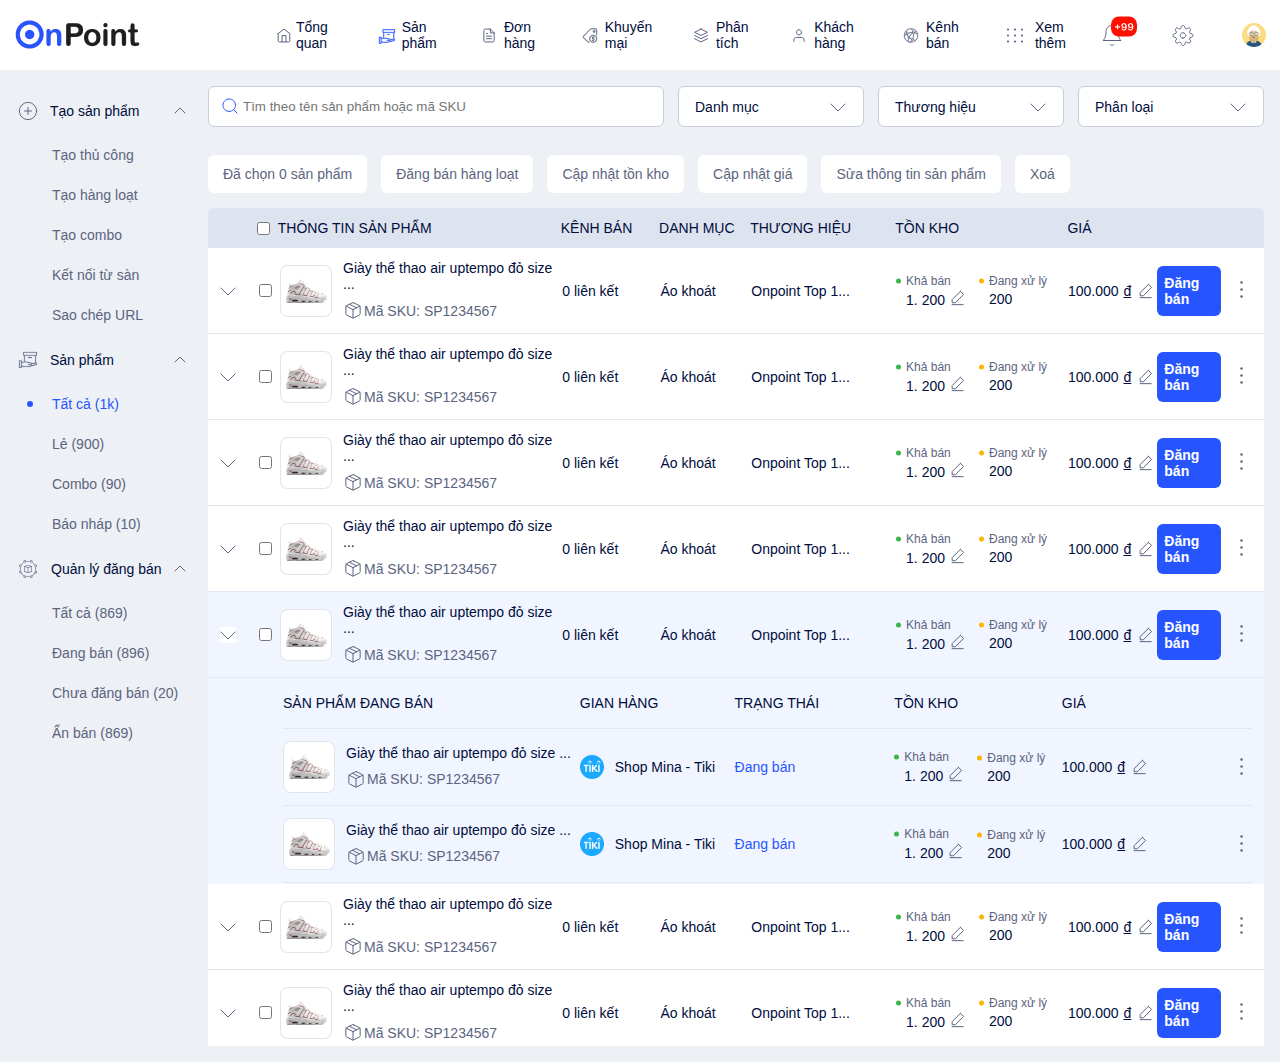
<file: index.html>
<!DOCTYPE html>
<html lang="vn">
  <head>
    <meta charset="UTF-8" />
    <meta http-equiv="X-UA-Compatible" content="IE=edge" />
    <meta name="viewport" content="width=device-width, initial-scale=1.0" />
    <title>Flex</title>
    <link rel="stylesheet" href="styles.css" />
    <script src="./scipt.js" async></script>
  </head>
  <body>
    <div class="overlay hidden"></div>
    <header>
      <a><img src="./img/logo.png" alt="logo" class="nav-logo" /></a>
      <nav class="navbar">
        <div class="nav-items">
          <a class="nav-item"><img src="./img/overView.svg" />Tổng quan</a>

          <a class="nav-item"><img src="./img/products.svg" />Sản phẩm</a>

          <a class="nav-item"><img src="./img/orders.svg" />Đơn hàng</a>

          <a class="nav-item"><img src="./img/sales.svg" />Khuyến mại</a>

          <a class="nav-item"><img src="./img/layers.svg" />Phân tích</a>

          <a class="nav-item"><img src="./img/user.svg" />Khách hàng</a>

          <a class="nav-item"><img src="./img/chanels.svg" />Kênh bán</a>

          <a class="nav-item"><img src="./img/more.svg" />Xem thêm</a>
        </div>
        <ul class="nav-items">
          <a class="nav-item"><img src="./img/noti.svg" /></a>
          <a class="nav-item"><img src="./img/settings.svg" /></a>
          <a class="nav-item"><img src="./img/avatar.svg" /></a>
        </ul>
      </nav>
    </header>
    <main>
      <div class="main-content">
        <section class="menu-section">
          <a class="menu-heading"
            ><img
              src="./img/plus-circle.svg"
              class="menu-heading--left-icon" />Tạo sản phẩm<img
              src="./img/chevron-down.svg"
              class="menu-heading--right-icon"
          /></a>
          <div class="menu-items">
            <a>Tạo thủ công</a>
            <a>Tạo hàng loạt</a>
            <a>Tạo combo</a>
            <a>Kết nối từ sàn</a>
            <a>Sao chép URL</a>
          </div>
          <a class="menu-heading"
            ><img
              src="./img/products-grey.svg"
              class="menu-heading--left-icon" />Sản phẩm<img
              src="./img/chevron-down.svg"
              class="menu-heading--right-icon"
          /></a>
          <div class="menu-items">
            <a class="menu-items--active"
              ><img src="./img/blue-dot.svg" class="menu-items--dot" />Tất cả
              (1k)</a
            >
            <a>Lẻ (900)</a>
            <a>Combo (90)</a>
            <a>Báo nháp (10)</a>
          </div>
          <a class="menu-heading"
            ><img src="./img/manage.svg" class="menu-heading--left-icon" />Quản
            lý đăng bán<img
              src="./img/chevron-down.svg"
              class="menu-heading--right-icon"
          /></a>
          <div class="menu-items">
            <a>Tất cả (869)</a>
            <a>Đang bán (896)</a>
            <a>Chưa đăng bán (20)</a>
            <a>Ẩn bán (869)</a>
          </div>
        </section>
        <section class="product-section">
          <div class="product-filter">
            <div class="product-filter-input-container">
              <label>
                <input
                  class="product-filter--input"
                  placeholder="Tìm theo tên sản phẩm hoặc mã SKU"
                />
              </label>
            </div>
            <div class="product-filter-action product-filter--category">
              Danh mục<img src="./img/drop-down.svg" />
            </div>
            <div class="product-filter-action product-filter--brand">
              Thương hiệu<img src="./img/drop-down.svg" />
            </div>
            <div class="product-filter-action product-filter--classify">
              Phân loại<img src="./img/drop-down.svg" />
            </div>
          </div>
          <div class="product-action">
            <div class="product-action-items">
              <div class="product-action-item">Đã chọn 0 sản phẩm</div>
              <div class="product-action-item">Đăng bán hàng loạt</div>
              <div class="product-action-item">Cập nhật tồn kho</div>
              <div class="product-action-item">Cập nhật giá</div>
              <div class="product-action-item">Sửa thông tin sản phẩm</div>
              <div class="product-action-item">Xoá</div>
            </div>
          </div>
          <div class="product-details--heading">
            <input type="checkbox" />
            <div class="product-details--container">
              <div class="product-details--heading-info">
                Thông tin sản phẩm
              </div>
              <div class="product-details--heading-channel">Kênh bán</div>
              <div class="product-details--heading-category">Danh mục</div>
              <div class="product-details--heading-brand">Thương hiệu</div>
              <div class="product-details--heading-stock">Tồn kho</div>
              <div class="product-details--heading-price">Giá</div>
            </div>
          </div>
          <div class="product-details">
            <div class="product-details--row">
              <div class="product-details--row-menu">
                <img src="./img/drop-down.svg" />
                <input type="checkbox" />
              </div>
              <div class="product-details--row-details">
                <div class="product-details--row-details-info flex-container">
                  <img src="./img/product-image.png" />
                  <div class="product-details--name">
                    <div>Giày thể thao air uptempo đỏ size ...</div>
                    <div class="product-details--sku">
                      <img src="./img/package.svg" />Mã SKU: SP1234567
                    </div>
                  </div>
                </div>
                <div class="product-details--row-details-channel">
                  0 liên kết
                </div>
                <div class="product-details--row-details-category">
                  Áo khoát
                </div>
                <div class="product-details--row-details-brand">
                  Onpoint Top 1...
                </div>
                <div class="flex-container product-details--row-details-stock">
                  <div class="product-details--description-stock">
                    <div class="product-details--description-stock-heading">
                      <img src="./img/green-dot.svg" />
                      Khả bán
                    </div>
                    <div class="product-details--description-stock-content">
                      1. 200 <img src="./img/edit.svg" />
                    </div>
                  </div>
                  <div class="product-details--description-stock">
                    <div class="product-details--description-stock-heading">
                      <img src="./img/yellow-dot.svg" /> Đang xử lý
                    </div>
                    <div
                      class="product-details--description-stock-content small-top-margin"
                    >
                      200
                    </div>
                  </div>
                </div>
                <div class="product-details--row-details-price">
                  <div class="flex-small-gap">
                    100.000<span class="underline">đ</span
                    ><img src="./img/edit.svg" />
                  </div>

                  <div class="flex-container">
                    <a class="product-details--description-button">Đăng bán</a>
                    <div class="popup">
                      <img class="popup-toggle" src="./img/menu.svg" />
                      <span class="popup-content hidden"
                        ><div class="popup-content--item">Nhân bản</div>
                        <div class="popup-content--item">Xoá</div>
                        <div class="popup-content--item">Sửa</div></span
                      >
                    </div>
                  </div>
                </div>
              </div>
            </div>
            <div class="product-details--row">
              <div class="product-details--row-menu">
                <img src="./img/drop-down.svg" />
                <input type="checkbox" />
              </div>
              <div class="product-details--row-details">
                <div class="product-details--row-details-info flex-container">
                  <img src="./img/product-image.png" />
                  <div class="product-details--name">
                    <div>Giày thể thao air uptempo đỏ size ...</div>
                    <div class="product-details--sku">
                      <img src="./img/package.svg" />Mã SKU: SP1234567
                    </div>
                  </div>
                </div>
                <div class="product-details--row-details-channel">
                  0 liên kết
                </div>
                <div class="product-details--row-details-category">
                  Áo khoát
                </div>
                <div class="product-details--row-details-brand">
                  Onpoint Top 1...
                </div>
                <div class="flex-container product-details--row-details-stock">
                  <div class="product-details--description-stock">
                    <div class="product-details--description-stock-heading">
                      <img src="./img/green-dot.svg" />
                      Khả bán
                    </div>
                    <div class="product-details--description-stock-content">
                      1. 200 <img src="./img/edit.svg" />
                    </div>
                  </div>
                  <div class="product-details--description-stock">
                    <div class="product-details--description-stock-heading">
                      <img src="./img/yellow-dot.svg" /> Đang xử lý
                    </div>
                    <div
                      class="product-details--description-stock-content small-top-margin"
                    >
                      200
                    </div>
                  </div>
                </div>
                <div class="product-details--row-details-price">
                  <div class="flex-small-gap">
                    100.000<span class="underline">đ</span
                    ><img src="./img/edit.svg" />
                  </div>

                  <div class="flex-container">
                    <a class="product-details--description-button">Đăng bán</a>
                    <div class="popup">
                      <img class="popup-toggle" src="./img/menu.svg" />
                      <span class="popup-content hidden"
                        ><div class="popup-content--item">Nhân bản</div>
                        <div class="popup-content--item">Xoá</div>
                        <div class="popup-content--item">Sửa</div></span
                      >
                    </div>
                  </div>
                </div>
              </div>
            </div>
            <div class="product-details--row">
              <div class="product-details--row-menu">
                <img src="./img/drop-down.svg" />
                <input type="checkbox" />
              </div>
              <div class="product-details--row-details">
                <div class="product-details--row-details-info flex-container">
                  <img src="./img/product-image.png" />
                  <div class="product-details--name">
                    <div>Giày thể thao air uptempo đỏ size ...</div>
                    <div class="product-details--sku">
                      <img src="./img/package.svg" />Mã SKU: SP1234567
                    </div>
                  </div>
                </div>
                <div class="product-details--row-details-channel">
                  0 liên kết
                </div>
                <div class="product-details--row-details-category">
                  Áo khoát
                </div>
                <div class="product-details--row-details-brand">
                  Onpoint Top 1...
                </div>
                <div class="flex-container product-details--row-details-stock">
                  <div class="product-details--description-stock">
                    <div class="product-details--description-stock-heading">
                      <img src="./img/green-dot.svg" />
                      Khả bán
                    </div>
                    <div class="product-details--description-stock-content">
                      1. 200 <img src="./img/edit.svg" />
                    </div>
                  </div>
                  <div class="product-details--description-stock">
                    <div class="product-details--description-stock-heading">
                      <img src="./img/yellow-dot.svg" /> Đang xử lý
                    </div>
                    <div
                      class="product-details--description-stock-content small-top-margin"
                    >
                      200
                    </div>
                  </div>
                </div>
                <div class="product-details--row-details-price">
                  <div class="flex-small-gap">
                    100.000<span class="underline">đ</span
                    ><img src="./img/edit.svg" />
                  </div>

                  <div class="flex-container">
                    <a class="product-details--description-button">Đăng bán</a>
                    <div class="popup">
                      <img class="popup-toggle" src="./img/menu.svg" />
                      <span class="popup-content hidden"
                        ><div class="popup-content--item">Nhân bản</div>
                        <div class="popup-content--item">Xoá</div>
                        <div class="popup-content--item">Sửa</div></span
                      >
                    </div>
                  </div>
                </div>
              </div>
            </div>
            <div class="product-details--row">
              <div class="product-details--row-menu">
                <img src="./img/drop-down.svg" />
                <input type="checkbox" />
              </div>
              <div class="product-details--row-details">
                <div class="product-details--row-details-info flex-container">
                  <img src="./img/product-image.png" />
                  <div class="product-details--name">
                    <div>Giày thể thao air uptempo đỏ size ...</div>
                    <div class="product-details--sku">
                      <img src="./img/package.svg" />Mã SKU: SP1234567
                    </div>
                  </div>
                </div>
                <div class="product-details--row-details-channel">
                  0 liên kết
                </div>
                <div class="product-details--row-details-category">
                  Áo khoát
                </div>
                <div class="product-details--row-details-brand">
                  Onpoint Top 1...
                </div>
                <div class="flex-container product-details--row-details-stock">
                  <div class="product-details--description-stock">
                    <div class="product-details--description-stock-heading">
                      <img src="./img/green-dot.svg" />
                      Khả bán
                    </div>
                    <div class="product-details--description-stock-content">
                      1. 200 <img src="./img/edit.svg" />
                    </div>
                  </div>
                  <div class="product-details--description-stock">
                    <div class="product-details--description-stock-heading">
                      <img src="./img/yellow-dot.svg" /> Đang xử lý
                    </div>
                    <div
                      class="product-details--description-stock-content small-top-margin"
                    >
                      200
                    </div>
                  </div>
                </div>
                <div class="product-details--row-details-price">
                  <div class="flex-small-gap">
                    100.000<span class="underline">đ</span
                    ><img src="./img/edit.svg" />
                  </div>

                  <div class="flex-container">
                    <a class="product-details--description-button">Đăng bán</a>
                    <div class="popup">
                      <img class="popup-toggle" src="./img/menu.svg" />
                      <span class="popup-content hidden"
                        ><div class="popup-content--item">Nhân bản</div>
                        <div class="popup-content--item">Xoá</div>
                        <div class="popup-content--item">Sửa</div></span
                      >
                    </div>
                  </div>
                </div>
              </div>
            </div>
            <div class="product-details--row pale-background">
              <div class="product-details--row-menu">
                <img src="./img/drop-down.svg" />
                <input type="checkbox" />
              </div>
              <div class="product-details--row-details">
                <div class="product-details--row-details-info flex-container">
                  <img src="./img/product-image.png" />
                  <div class="product-details--name">
                    <div>Giày thể thao air uptempo đỏ size ...</div>
                    <div class="product-details--sku">
                      <img src="./img/package.svg" />Mã SKU: SP1234567
                    </div>
                  </div>
                </div>
                <div class="product-details--row-details-channel">
                  0 liên kết
                </div>
                <div class="product-details--row-details-category">
                  Áo khoát
                </div>
                <div class="product-details--row-details-brand">
                  Onpoint Top 1...
                </div>
                <div class="flex-container product-details--row-details-stock">
                  <div class="product-details--description-stock">
                    <div class="product-details--description-stock-heading">
                      <img src="./img/green-dot.svg" />
                      Khả bán
                    </div>
                    <div class="product-details--description-stock-content">
                      1. 200 <img src="./img/edit.svg" />
                    </div>
                  </div>
                  <div class="product-details--description-stock">
                    <div class="product-details--description-stock-heading">
                      <img src="./img/yellow-dot.svg" /> Đang xử lý
                    </div>
                    <div
                      class="product-details--description-stock-content small-top-margin"
                    >
                      200
                    </div>
                  </div>
                </div>
                <div class="product-details--row-details-price">
                  <div class="flex-small-gap">
                    100.000<span class="underline">đ</span
                    ><img src="./img/edit.svg" />
                  </div>

                  <div class="flex-container">
                    <a class="product-details--description-button">Đăng bán</a>
                    <div class="popup">
                      <img class="popup-toggle" src="./img/menu.svg" />
                      <span class="popup-content hidden"
                        ><div class="popup-content--item">Nhân bản</div>
                        <div class="popup-content--item">Xoá</div>
                        <div class="popup-content--item">Sửa</div></span
                      >
                    </div>
                  </div>
                </div>
              </div>
            </div>
            <div class="product-details--subheading">
              <div class="product-details--subheading-container">
                <div class="product-details--subheading-heading">
                  <div class="product-details--subheading-selling">
                    Sản phẩm đang bán
                  </div>
                  <div class="product-details--subheading-shop">Gian hàng</div>
                  <div class="product-details--subheading-status">
                    Trạng thái
                  </div>
                  <div class="product-details--subheading-stock">Tồn kho</div>
                  <div class="product-details--subheading-price">Giá</div>
                </div>
                <div class="product-details--subheading-row">
                  <div class="product-details--row-details">
                    <div
                      class="flex-container product-details--subheading-selling-content"
                    >
                      <img src="./img/product-image.png" />
                      <div class="product-details--name">
                        <div>Giày thể thao air uptempo đỏ size ...</div>
                        <div class="product-details--sku">
                          <img src="./img/package.svg" />Mã SKU: SP1234567
                        </div>
                      </div>
                    </div>
                    <div
                      class="flex-container product-details--subheading-shop-content"
                    >
                      <img src="./img/tiki.png" />
                      <span>Shop Mina - Tiki</span>
                    </div>
                    <div
                      class="blue-text product-details--subheading-status-content"
                    >
                      Đang bán
                    </div>
                    <div
                      class="flex-container product-details--subheading-stock-content"
                    >
                      <div class="product-details--description-stock">
                        <div class="product-details--description-stock-heading">
                          <img src="./img/green-dot.svg" />
                          Khả bán
                        </div>
                        <div class="product-details--description-stock-content">
                          1. 200 <img src="./img/edit.svg" />
                        </div>
                      </div>
                      <div class="product-details--description-stock">
                        <div class="product-details--description-stock-heading">
                          <img src="./img/yellow-dot.svg" /> Đang xử lý
                        </div>
                        <div
                          class="product-details--description-stock-content small-top-margin"
                        >
                          200
                        </div>
                      </div>
                    </div>
                    <div
                      class="flex-container product-details--subheading-price-content"
                    >
                      <div class="flex-small-gap">
                        100.000<span class="underline">đ</span
                        ><img src="./img/edit.svg" />
                      </div>

                      <div class="popup">
                        <img class="popup-toggle" src="./img/menu.svg" />
                        <span class="popup-content hidden"
                          ><div class="popup-content--item">Nhân bản</div>
                          <div class="popup-content--item">Xoá</div>
                          <div class="popup-content--item">Sửa</div></span
                        >
                      </div>
                    </div>
                  </div>
                </div>
                <div class="product-details--subheading-row">
                  <div class="product-details--row-details">
                    <div
                      class="flex-container product-details--subheading-selling-content"
                    >
                      <img src="./img/product-image.png" />
                      <div class="product-details--name">
                        <div>Giày thể thao air uptempo đỏ size ...</div>
                        <div class="product-details--sku">
                          <img src="./img/package.svg" />Mã SKU: SP1234567
                        </div>
                      </div>
                    </div>
                    <div
                      class="flex-container product-details--subheading-shop-content"
                    >
                      <img src="./img/tiki.png" />
                      <span>Shop Mina - Tiki</span>
                    </div>
                    <div
                      class="blue-text product-details--subheading-status-content"
                    >
                      Đang bán
                    </div>
                    <div
                      class="flex-container product-details--subheading-stock-content"
                    >
                      <div class="product-details--description-stock">
                        <div class="product-details--description-stock-heading">
                          <img src="./img/green-dot.svg" />
                          Khả bán
                        </div>
                        <div class="product-details--description-stock-content">
                          1. 200 <img src="./img/edit.svg" />
                        </div>
                      </div>
                      <div class="product-details--description-stock">
                        <div class="product-details--description-stock-heading">
                          <img src="./img/yellow-dot.svg" /> Đang xử lý
                        </div>
                        <div
                          class="product-details--description-stock-content small-top-margin"
                        >
                          200
                        </div>
                      </div>
                    </div>
                    <div
                      class="flex-container product-details--subheading-price-content"
                    >
                      <div class="flex-small-gap">
                        100.000<span class="underline">đ</span
                        ><img src="./img/edit.svg" />
                      </div>

                      <div class="popup">
                        <img class="popup-toggle" src="./img/menu.svg" />
                        <span class="popup-content hidden"
                          ><div class="popup-content--item">Nhân bản</div>
                          <div class="popup-content--item">Xoá</div>
                          <div class="popup-content--item">Sửa</div></span
                        >
                      </div>
                    </div>
                  </div>

                  <div></div>
                </div>
              </div>
            </div>
            <div class="product-details--row">
              <div class="product-details--row-menu">
                <img src="./img/drop-down.svg" />
                <input type="checkbox" />
              </div>
              <div class="product-details--row-details">
                <div class="product-details--row-details-info flex-container">
                  <img src="./img/product-image.png" />
                  <div class="product-details--name">
                    <div>Giày thể thao air uptempo đỏ size ...</div>
                    <div class="product-details--sku">
                      <img src="./img/package.svg" />Mã SKU: SP1234567
                    </div>
                  </div>
                </div>
                <div class="product-details--row-details-channel">
                  0 liên kết
                </div>
                <div class="product-details--row-details-category">
                  Áo khoát
                </div>
                <div class="product-details--row-details-brand">
                  Onpoint Top 1...
                </div>
                <div class="flex-container product-details--row-details-stock">
                  <div class="product-details--description-stock">
                    <div class="product-details--description-stock-heading">
                      <img src="./img/green-dot.svg" />
                      Khả bán
                    </div>
                    <div class="product-details--description-stock-content">
                      1. 200 <img src="./img/edit.svg" />
                    </div>
                  </div>
                  <div class="product-details--description-stock">
                    <div class="product-details--description-stock-heading">
                      <img src="./img/yellow-dot.svg" /> Đang xử lý
                    </div>
                    <div
                      class="product-details--description-stock-content small-top-margin"
                    >
                      200
                    </div>
                  </div>
                </div>
                <div class="product-details--row-details-price">
                  <div class="flex-small-gap">
                    100.000<span class="underline">đ</span
                    ><img src="./img/edit.svg" />
                  </div>

                  <div class="flex-container">
                    <a class="product-details--description-button">Đăng bán</a>
                    <div class="popup">
                      <img class="popup-toggle" src="./img/menu.svg" />
                      <span class="popup-content hidden"
                        ><div class="popup-content--item">Nhân bản</div>
                        <div class="popup-content--item">Xoá</div>
                        <div class="popup-content--item">Sửa</div></span
                      >
                    </div>
                  </div>
                </div>
              </div>
            </div>
            <div class="product-details--row">
              <div class="product-details--row-menu">
                <img src="./img/drop-down.svg" />
                <input type="checkbox" />
              </div>
              <div class="product-details--row-details">
                <div class="product-details--row-details-info flex-container">
                  <img src="./img/product-image.png" />
                  <div class="product-details--name">
                    <div>Giày thể thao air uptempo đỏ size ...</div>
                    <div class="product-details--sku">
                      <img src="./img/package.svg" />Mã SKU: SP1234567
                    </div>
                  </div>
                </div>
                <div class="product-details--row-details-channel">
                  0 liên kết
                </div>
                <div class="product-details--row-details-category">
                  Áo khoát
                </div>
                <div class="product-details--row-details-brand">
                  Onpoint Top 1...
                </div>
                <div class="flex-container product-details--row-details-stock">
                  <div class="product-details--description-stock">
                    <div class="product-details--description-stock-heading">
                      <img src="./img/green-dot.svg" />
                      Khả bán
                    </div>
                    <div class="product-details--description-stock-content">
                      1. 200 <img src="./img/edit.svg" />
                    </div>
                  </div>
                  <div class="product-details--description-stock">
                    <div class="product-details--description-stock-heading">
                      <img src="./img/yellow-dot.svg" /> Đang xử lý
                    </div>
                    <div
                      class="product-details--description-stock-content small-top-margin"
                    >
                      200
                    </div>
                  </div>
                </div>
                <div class="product-details--row-details-price">
                  <div class="flex-small-gap">
                    100.000<span class="underline">đ</span
                    ><img src="./img/edit.svg" />
                  </div>

                  <div class="flex-container">
                    <a class="product-details--description-button">Đăng bán</a>
                    <div class="popup">
                      <img class="popup-toggle" src="./img/menu.svg" />
                      <span class="popup-content hidden"
                        ><div class="popup-content--item">Nhân bản</div>
                        <div class="popup-content--item">Xoá</div>
                        <div class="popup-content--item">Sửa</div></span
                      >
                    </div>
                  </div>
                </div>
              </div>
            </div>
            <div class="product-details--row">
              <div class="product-details--row-menu">
                <img src="./img/drop-down.svg" />
                <input type="checkbox" />
              </div>
              <div class="product-details--row-details">
                <div class="product-details--row-details-info flex-container">
                  <img src="./img/product-image.png" />
                  <div class="product-details--name">
                    <div>Giày thể thao air uptempo đỏ size ...</div>
                    <div class="product-details--sku">
                      <img src="./img/package.svg" />Mã SKU: SP1234567
                    </div>
                  </div>
                </div>
                <div class="product-details--row-details-channel">
                  0 liên kết
                </div>
                <div class="product-details--row-details-category">
                  Áo khoát
                </div>
                <div class="product-details--row-details-brand">
                  Onpoint Top 1...
                </div>
                <div class="flex-container product-details--row-details-stock">
                  <div class="product-details--description-stock">
                    <div class="product-details--description-stock-heading">
                      <img src="./img/green-dot.svg" />
                      Khả bán
                    </div>
                    <div class="product-details--description-stock-content">
                      1. 200 <img src="./img/edit.svg" />
                    </div>
                  </div>
                  <div class="product-details--description-stock">
                    <div class="product-details--description-stock-heading">
                      <img src="./img/yellow-dot.svg" /> Đang xử lý
                    </div>
                    <div
                      class="product-details--description-stock-content small-top-margin"
                    >
                      200
                    </div>
                  </div>
                </div>
                <div class="product-details--row-details-price">
                  <div class="flex-small-gap">
                    100.000<span class="underline">đ</span
                    ><img src="./img/edit.svg" />
                  </div>

                  <div class="flex-container">
                    <a class="product-details--description-button">Đăng bán</a>
                    <div class="popup">
                      <img class="popup-toggle" src="./img/menu.svg" />
                      <span class="popup-content hidden"
                        ><div class="popup-content--item">Nhân bản</div>
                        <div class="popup-content--item">Xoá</div>
                        <div class="popup-content--item">Sửa</div></span
                      >
                    </div>
                  </div>
                </div>
              </div>
            </div>
            <div class="product-details--row">
              <div class="product-details--row-menu">
                <img src="./img/drop-down.svg" />
                <input type="checkbox" />
              </div>
              <div class="product-details--row-details">
                <div class="product-details--row-details-info flex-container">
                  <img src="./img/product-image.png" />
                  <div class="product-details--name">
                    <div>Giày thể thao air uptempo đỏ size ...</div>
                    <div class="product-details--sku">
                      <img src="./img/package.svg" />Mã SKU: SP1234567
                    </div>
                  </div>
                </div>
                <div class="product-details--row-details-channel">
                  0 liên kết
                </div>
                <div class="product-details--row-details-category">
                  Áo khoát
                </div>
                <div class="product-details--row-details-brand">
                  Onpoint Top 1...
                </div>
                <div class="flex-container product-details--row-details-stock">
                  <div class="product-details--description-stock">
                    <div class="product-details--description-stock-heading">
                      <img src="./img/green-dot.svg" />
                      Khả bán
                    </div>
                    <div class="product-details--description-stock-content">
                      1. 200 <img src="./img/edit.svg" />
                    </div>
                  </div>
                  <div class="product-details--description-stock">
                    <div class="product-details--description-stock-heading">
                      <img src="./img/yellow-dot.svg" /> Đang xử lý
                    </div>
                    <div
                      class="product-details--description-stock-content small-top-margin"
                    >
                      200
                    </div>
                  </div>
                </div>
                <div class="product-details--row-details-price">
                  <div class="flex-small-gap">
                    100.000<span class="underline">đ</span
                    ><img src="./img/edit.svg" />
                  </div>

                  <div class="flex-container">
                    <a class="product-details--description-button">Đăng bán</a>
                    <div class="popup">
                      <img class="popup-toggle" src="./img/menu.svg" />
                      <span class="popup-content hidden"
                        ><div class="popup-content--item">Nhân bản</div>
                        <div class="popup-content--item">Xoá</div>
                        <div class="popup-content--item">Sửa</div></span
                      >
                    </div>
                  </div>
                </div>
              </div>
            </div>
          </div>
          <div class="product-pagination">
            <div class="product-pagination--all">Tổng số 500</div>
            <div class="product-pagination--display">
              50 <img src="./img/down-line.svg" />
            </div>
            <div class="product-pagination--action">
              <img
                src="./img/pagination-left.svg"
                class="product-pagination--action-left"
              />
              1
              <img
                src="./img/pagination-right.svg"
                class="product-pagination--action-right"
              />
            </div>
          </div>
        </section>
      </div>
    </main>
  </body>
</html>
</file>
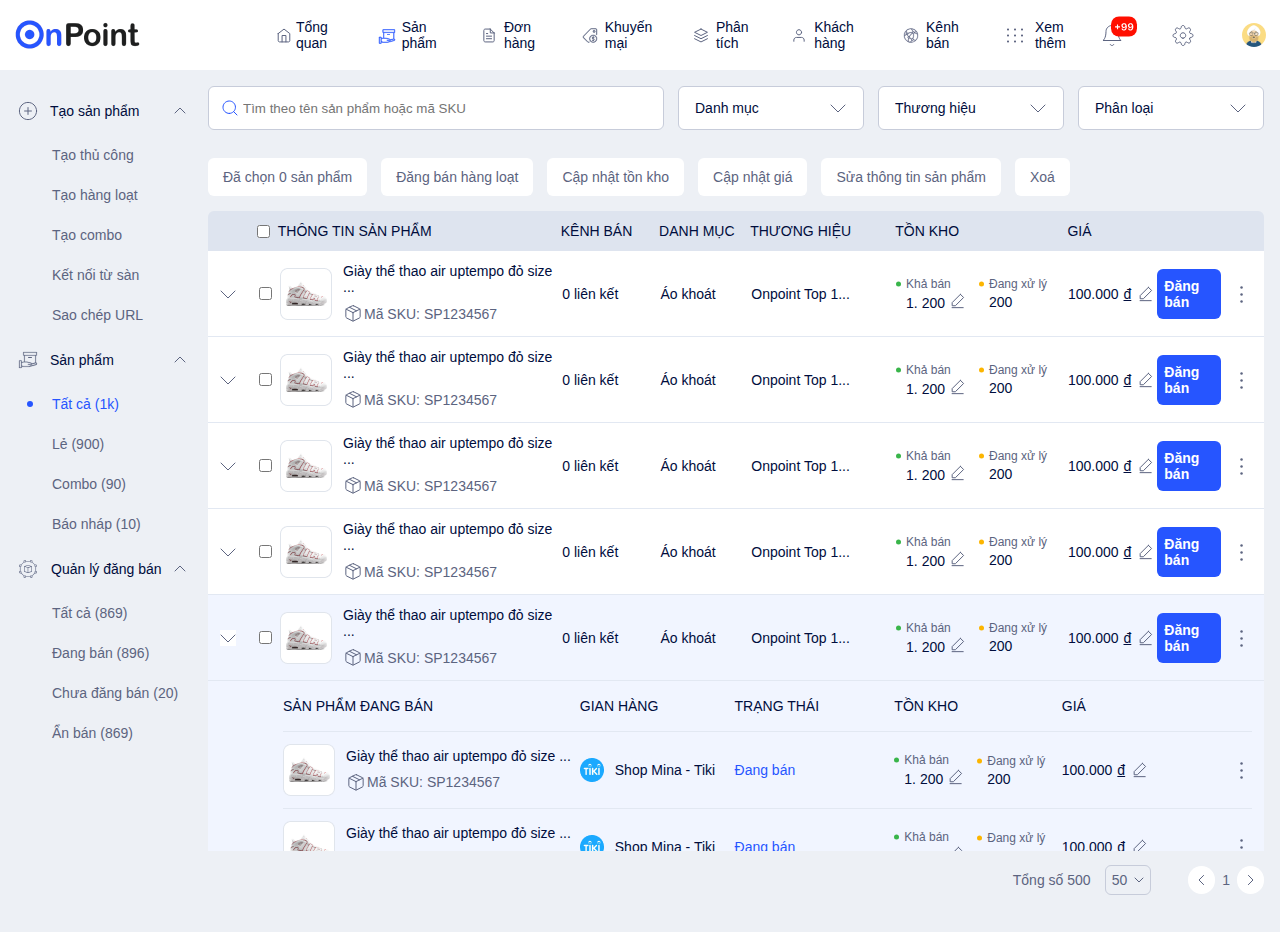
<file: flex/index.html>
<!DOCTYPE html>
<html lang="vn">
  <head>
    <meta charset="UTF-8" />
    <meta http-equiv="X-UA-Compatible" content="IE=edge" />
    <meta name="viewport" content="width=device-width, initial-scale=1.0" />
    <title>Flex</title>
    <link rel="stylesheet" href="styles.css" />
  </head>
  <body>
    <header>
      <a><img src="./img/logo.png" alt="logo" class="nav-logo" /></a>
      <nav class="navbar">
        <div class="nav-items">
          <a class="nav-item"><img src="./img/overView.svg" />Tổng quan</a>

          <a class="nav-item"><img src="./img/products.svg" />Sản phẩm</a>

          <a class="nav-item"><img src="./img/orders.svg" />Đơn hàng</a>

          <a class="nav-item"><img src="./img/sales.svg" />Khuyến mại</a>

          <a class="nav-item"><img src="./img/layers.svg" />Phân tích</a>

          <a class="nav-item"><img src="./img/user.svg" />Khách hàng</a>

          <a class="nav-item"><img src="./img/chanels.svg" />Kênh bán</a>

          <a class="nav-item"><img src="./img/more.svg" />Xem thêm</a>
        </div>
        <ul class="nav-items">
          <a class="nav-item"><img src="./img/noti.svg" /></a>
          <a class="nav-item"><img src="./img/settings.svg" /></a>
          <a class="nav-item"><img src="./img/avatar.svg" /></a>
        </ul>
      </nav>
    </header>
    <main>
      <div class="main-content">
        <section class="menu-section">
          <a class="menu-heading"
            ><img
              src="./img/plus-circle.svg"
              class="menu-heading--left-icon" />Tạo sản phẩm<img
              src="./img/chevron-down.svg"
              class="menu-heading--right-icon"
          /></a>
          <div class="menu-items">
            <a>Tạo thủ công</a>
            <a>Tạo hàng loạt</a>
            <a>Tạo combo</a>
            <a>Kết nối từ sàn</a>
            <a>Sao chép URL</a>
          </div>
          <a class="menu-heading"
            ><img
              src="./img/products-grey.svg"
              class="menu-heading--left-icon" />Sản phẩm<img
              src="./img/chevron-down.svg"
              class="menu-heading--right-icon"
          /></a>
          <div class="menu-items">
            <a class="menu-items--active"
              ><img src="./img/blue-dot.svg" class="menu-items--dot" />Tất cả
              (1k)</a
            >
            <a>Lẻ (900)</a>
            <a>Combo (90)</a>
            <a>Báo nháp (10)</a>
          </div>
          <a class="menu-heading"
            ><img src="./img/manage.svg" class="menu-heading--left-icon" />Quản
            lý đăng bán<img
              src="./img/chevron-down.svg"
              class="menu-heading--right-icon"
          /></a>
          <div class="menu-items">
            <a>Tất cả (869)</a>
            <a>Đang bán (896)</a>
            <a>Chưa đăng bán (20)</a>
            <a>Ẩn bán (869)</a>
          </div>
        </section>
        <section class="product-section">
          <div class="product-filter">
            <div class="product-filter-input-container">
              <label>
                <input
                  class="product-filter--input"
                  placeholder="Tìm theo tên sản phẩm hoặc mã SKU"
                />
              </label>
            </div>
            <div class="product-filter-action product-filter--category">
              Danh mục<img src="./img/drop-down.svg" />
            </div>
            <div class="product-filter-action product-filter--brand">
              Thương hiệu<img src="./img/drop-down.svg" />
            </div>
            <div class="product-filter-action product-filter--classify">
              Phân loại<img src="./img/drop-down.svg" />
            </div>
          </div>
          <div class="product-action">
            <div class="product-action-items">
              <div class="product-action-item">Đã chọn 0 sản phẩm</div>
              <div class="product-action-item">Đăng bán hàng loạt</div>
              <div class="product-action-item">Cập nhật tồn kho</div>
              <div class="product-action-item">Cập nhật giá</div>
              <div class="product-action-item">Sửa thông tin sản phẩm</div>
              <div class="product-action-item">Xoá</div>
            </div>
          </div>
          <div class="product-details">
            <div class="product-details--heading">
              <input type="checkbox" />
              <div class="product-details--container">
                <div class="product-details--heading-info">
                  Thông tin sản phẩm
                </div>
                <div class="product-details--heading-channel">Kênh bán</div>
                <div class="product-details--heading-category">Danh mục</div>
                <div class="product-details--heading-brand">Thương hiệu</div>
                <div class="product-details--heading-stock">Tồn kho</div>
                <div class="product-details--heading-price">Giá</div>
              </div>
            </div>
            <div class="product-details--row">
              <div class="product-details--row-menu">
                <img src="./img/drop-down.svg" />
                <input type="checkbox" />
              </div>
              <div class="product-details--row-details">
                <div class="product-details--row-details-info flex-container">
                  <img src="./img/product-image.png" />
                  <div class="product-details--name">
                    <div>Giày thể thao air uptempo đỏ size ...</div>
                    <div class="product-details--sku">
                      <img src="./img/package.svg" />Mã SKU: SP1234567
                    </div>
                  </div>
                </div>
                <div class="product-details--row-details-channel">
                  0 liên kết
                </div>
                <div class="product-details--row-details-category">
                  Áo khoát
                </div>
                <div class="product-details--row-details-brand">
                  Onpoint Top 1...
                </div>
                <div class="flex-container product-details--row-details-stock">
                  <div class="product-details--description-stock">
                    <div class="product-details--description-stock-heading">
                      <img src="./img/green-dot.svg" />
                      Khả bán
                    </div>
                    <div class="product-details--description-stock-content">
                      1. 200 <img src="./img/edit.svg" />
                    </div>
                  </div>
                  <div class="product-details--description-stock">
                    <div class="product-details--description-stock-heading">
                      <img src="./img/yellow-dot.svg" /> Đang xử lý
                    </div>
                    <div
                      class="product-details--description-stock-content small-top-margin"
                    >
                      200
                    </div>
                  </div>
                </div>
                <div class="product-details--row-details-price">
                  <div class="flex-small-gap">
                    100.000<span class="underline">đ</span
                    ><img src="./img/edit.svg" />
                  </div>

                  <div class="flex-container">
                    <a class="product-details--description-button">Đăng bán</a>
                    <img src="./img/menu.svg" />
                  </div>
                </div>
              </div>
            </div>
            <div class="product-details--row">
              <div class="product-details--row-menu">
                <img src="./img/drop-down.svg" />
                <input type="checkbox" />
              </div>
              <div class="product-details--row-details">
                <div class="product-details--row-details-info flex-container">
                  <img src="./img/product-image.png" />
                  <div class="product-details--name">
                    <div>Giày thể thao air uptempo đỏ size ...</div>
                    <div class="product-details--sku">
                      <img src="./img/package.svg" />Mã SKU: SP1234567
                    </div>
                  </div>
                </div>
                <div class="product-details--row-details-channel">
                  0 liên kết
                </div>
                <div class="product-details--row-details-category">
                  Áo khoát
                </div>
                <div class="product-details--row-details-brand">
                  Onpoint Top 1...
                </div>
                <div class="flex-container product-details--row-details-stock">
                  <div class="product-details--description-stock">
                    <div class="product-details--description-stock-heading">
                      <img src="./img/green-dot.svg" />
                      Khả bán
                    </div>
                    <div class="product-details--description-stock-content">
                      1. 200 <img src="./img/edit.svg" />
                    </div>
                  </div>
                  <div class="product-details--description-stock">
                    <div class="product-details--description-stock-heading">
                      <img src="./img/yellow-dot.svg" /> Đang xử lý
                    </div>
                    <div
                      class="product-details--description-stock-content small-top-margin"
                    >
                      200
                    </div>
                  </div>
                </div>
                <div class="product-details--row-details-price">
                  <div class="flex-small-gap">
                    100.000<span class="underline">đ</span
                    ><img src="./img/edit.svg" />
                  </div>

                  <div class="flex-container">
                    <a class="product-details--description-button">Đăng bán</a>
                    <img src="./img/menu.svg" />
                  </div>
                </div>
              </div>
            </div>
            <div class="product-details--row">
              <div class="product-details--row-menu">
                <img src="./img/drop-down.svg" />
                <input type="checkbox" />
              </div>
              <div class="product-details--row-details">
                <div class="product-details--row-details-info flex-container">
                  <img src="./img/product-image.png" />
                  <div class="product-details--name">
                    <div>Giày thể thao air uptempo đỏ size ...</div>
                    <div class="product-details--sku">
                      <img src="./img/package.svg" />Mã SKU: SP1234567
                    </div>
                  </div>
                </div>
                <div class="product-details--row-details-channel">
                  0 liên kết
                </div>
                <div class="product-details--row-details-category">
                  Áo khoát
                </div>
                <div class="product-details--row-details-brand">
                  Onpoint Top 1...
                </div>
                <div class="flex-container product-details--row-details-stock">
                  <div class="product-details--description-stock">
                    <div class="product-details--description-stock-heading">
                      <img src="./img/green-dot.svg" />
                      Khả bán
                    </div>
                    <div class="product-details--description-stock-content">
                      1. 200 <img src="./img/edit.svg" />
                    </div>
                  </div>
                  <div class="product-details--description-stock">
                    <div class="product-details--description-stock-heading">
                      <img src="./img/yellow-dot.svg" /> Đang xử lý
                    </div>
                    <div
                      class="product-details--description-stock-content small-top-margin"
                    >
                      200
                    </div>
                  </div>
                </div>
                <div class="product-details--row-details-price">
                  <div class="flex-small-gap">
                    100.000<span class="underline">đ</span
                    ><img src="./img/edit.svg" />
                  </div>

                  <div class="flex-container">
                    <a class="product-details--description-button">Đăng bán</a>
                    <img src="./img/menu.svg" />
                  </div>
                </div>
              </div>
            </div>
            <div class="product-details--row">
              <div class="product-details--row-menu">
                <img src="./img/drop-down.svg" />
                <input type="checkbox" />
              </div>
              <div class="product-details--row-details">
                <div class="product-details--row-details-info flex-container">
                  <img src="./img/product-image.png" />
                  <div class="product-details--name">
                    <div>Giày thể thao air uptempo đỏ size ...</div>
                    <div class="product-details--sku">
                      <img src="./img/package.svg" />Mã SKU: SP1234567
                    </div>
                  </div>
                </div>
                <div class="product-details--row-details-channel">
                  0 liên kết
                </div>
                <div class="product-details--row-details-category">
                  Áo khoát
                </div>
                <div class="product-details--row-details-brand">
                  Onpoint Top 1...
                </div>
                <div class="flex-container product-details--row-details-stock">
                  <div class="product-details--description-stock">
                    <div class="product-details--description-stock-heading">
                      <img src="./img/green-dot.svg" />
                      Khả bán
                    </div>
                    <div class="product-details--description-stock-content">
                      1. 200 <img src="./img/edit.svg" />
                    </div>
                  </div>
                  <div class="product-details--description-stock">
                    <div class="product-details--description-stock-heading">
                      <img src="./img/yellow-dot.svg" /> Đang xử lý
                    </div>
                    <div
                      class="product-details--description-stock-content small-top-margin"
                    >
                      200
                    </div>
                  </div>
                </div>
                <div class="product-details--row-details-price">
                  <div class="flex-small-gap">
                    100.000<span class="underline">đ</span
                    ><img src="./img/edit.svg" />
                  </div>

                  <div class="flex-container">
                    <a class="product-details--description-button">Đăng bán</a>
                    <img src="./img/menu.svg" />
                  </div>
                </div>
              </div>
            </div>
            <div class="product-details--row pale-background">
              <div class="product-details--row-menu">
                <img src="./img/drop-down.svg" />
                <input type="checkbox" />
              </div>
              <div class="product-details--row-details">
                <div class="product-details--row-details-info flex-container">
                  <img src="./img/product-image.png" />
                  <div class="product-details--name">
                    <div>Giày thể thao air uptempo đỏ size ...</div>
                    <div class="product-details--sku">
                      <img src="./img/package.svg" />Mã SKU: SP1234567
                    </div>
                  </div>
                </div>
                <div class="product-details--row-details-channel">
                  0 liên kết
                </div>
                <div class="product-details--row-details-category">
                  Áo khoát
                </div>
                <div class="product-details--row-details-brand">
                  Onpoint Top 1...
                </div>
                <div class="flex-container product-details--row-details-stock">
                  <div class="product-details--description-stock">
                    <div class="product-details--description-stock-heading">
                      <img src="./img/green-dot.svg" />
                      Khả bán
                    </div>
                    <div class="product-details--description-stock-content">
                      1. 200 <img src="./img/edit.svg" />
                    </div>
                  </div>
                  <div class="product-details--description-stock">
                    <div class="product-details--description-stock-heading">
                      <img src="./img/yellow-dot.svg" /> Đang xử lý
                    </div>
                    <div
                      class="product-details--description-stock-content small-top-margin"
                    >
                      200
                    </div>
                  </div>
                </div>
                <div class="product-details--row-details-price">
                  <div class="flex-small-gap">
                    100.000<span class="underline">đ</span
                    ><img src="./img/edit.svg" />
                  </div>

                  <div class="flex-container">
                    <a class="product-details--description-button">Đăng bán</a>
                    <img src="./img/menu.svg" />
                  </div>
                </div>
              </div>
            </div>
            <div class="product-details--subheading">
              <div class="product-details--subheading-container">
                <div class="product-details--subheading-heading">
                  <div class="product-details--subheading-selling">
                    Sản phẩm đang bán
                  </div>
                  <div class="product-details--subheading-shop">Gian hàng</div>
                  <div class="product-details--subheading-status">
                    Trạng thái
                  </div>
                  <div class="product-details--subheading-stock">Tồn kho</div>
                  <div class="product-details--subheading-price">Giá</div>
                </div>
                <div class="product-details--subheading-row">
                  <div class="product-details--row-details">
                    <div
                      class="flex-container product-details--subheading-selling-content"
                    >
                      <img src="./img/product-image.png" />
                      <div class="product-details--name">
                        <div>Giày thể thao air uptempo đỏ size ...</div>
                        <div class="product-details--sku">
                          <img src="./img/package.svg" />Mã SKU: SP1234567
                        </div>
                      </div>
                    </div>
                    <div
                      class="flex-container product-details--subheading-shop-content"
                    >
                      <img src="./img/tiki.png" />
                      <span>Shop Mina - Tiki</span>
                    </div>
                    <div
                      class="blue-text product-details--subheading-status-content"
                    >
                      Đang bán
                    </div>
                    <div
                      class="flex-container product-details--subheading-stock-content"
                    >
                      <div class="product-details--description-stock">
                        <div class="product-details--description-stock-heading">
                          <img src="./img/green-dot.svg" />
                          Khả bán
                        </div>
                        <div class="product-details--description-stock-content">
                          1. 200 <img src="./img/edit.svg" />
                        </div>
                      </div>
                      <div class="product-details--description-stock">
                        <div class="product-details--description-stock-heading">
                          <img src="./img/yellow-dot.svg" /> Đang xử lý
                        </div>
                        <div
                          class="product-details--description-stock-content small-top-margin"
                        >
                          200
                        </div>
                      </div>
                    </div>
                    <div
                      class="flex-container product-details--subheading-price-content"
                    >
                      <div class="flex-small-gap">
                        100.000<span class="underline">đ</span
                        ><img src="./img/edit.svg" />
                      </div>

                      <img src="./img/menu.svg" />
                    </div>
                  </div>
                </div>
                <div class="product-details--subheading-row">
                  <div class="product-details--row-details">
                    <div
                      class="flex-container product-details--subheading-selling-content"
                    >
                      <img src="./img/product-image.png" />
                      <div class="product-details--name">
                        <div>Giày thể thao air uptempo đỏ size ...</div>
                        <div class="product-details--sku">
                          <img src="./img/package.svg" />Mã SKU: SP1234567
                        </div>
                      </div>
                    </div>
                    <div
                      class="flex-container product-details--subheading-shop-content"
                    >
                      <img src="./img/tiki.png" />
                      <span>Shop Mina - Tiki</span>
                    </div>
                    <div
                      class="blue-text product-details--subheading-status-content"
                    >
                      Đang bán
                    </div>
                    <div
                      class="flex-container product-details--subheading-stock-content"
                    >
                      <div class="product-details--description-stock">
                        <div class="product-details--description-stock-heading">
                          <img src="./img/green-dot.svg" />
                          Khả bán
                        </div>
                        <div class="product-details--description-stock-content">
                          1. 200 <img src="./img/edit.svg" />
                        </div>
                      </div>
                      <div class="product-details--description-stock">
                        <div class="product-details--description-stock-heading">
                          <img src="./img/yellow-dot.svg" /> Đang xử lý
                        </div>
                        <div
                          class="product-details--description-stock-content small-top-margin"
                        >
                          200
                        </div>
                      </div>
                    </div>
                    <div
                      class="flex-container product-details--subheading-price-content"
                    >
                      <div class="flex-small-gap">
                        100.000<span class="underline">đ</span
                        ><img src="./img/edit.svg" />
                      </div>

                      <img src="./img/menu.svg" />
                    </div>
                  </div>

                  <div></div>
                </div>
              </div>
            </div>
            <div class="product-details--row">
              <div class="product-details--row-menu">
                <img src="./img/drop-down.svg" />
                <input type="checkbox" />
              </div>
              <div class="product-details--row-details">
                <div class="product-details--row-details-info flex-container">
                  <img src="./img/product-image.png" />
                  <div class="product-details--name">
                    <div>Giày thể thao air uptempo đỏ size ...</div>
                    <div class="product-details--sku">
                      <img src="./img/package.svg" />Mã SKU: SP1234567
                    </div>
                  </div>
                </div>
                <div class="product-details--row-details-channel">
                  0 liên kết
                </div>
                <div class="product-details--row-details-category">
                  Áo khoát
                </div>
                <div class="product-details--row-details-brand">
                  Onpoint Top 1...
                </div>
                <div class="flex-container product-details--row-details-stock">
                  <div class="product-details--description-stock">
                    <div class="product-details--description-stock-heading">
                      <img src="./img/green-dot.svg" />
                      Khả bán
                    </div>
                    <div class="product-details--description-stock-content">
                      1. 200 <img src="./img/edit.svg" />
                    </div>
                  </div>
                  <div class="product-details--description-stock">
                    <div class="product-details--description-stock-heading">
                      <img src="./img/yellow-dot.svg" /> Đang xử lý
                    </div>
                    <div
                      class="product-details--description-stock-content small-top-margin"
                    >
                      200
                    </div>
                  </div>
                </div>
                <div class="product-details--row-details-price">
                  <div class="flex-small-gap">
                    100.000<span class="underline">đ</span
                    ><img src="./img/edit.svg" />
                  </div>

                  <div class="flex-container">
                    <a class="product-details--description-button">Đăng bán</a>
                    <img src="./img/menu.svg" />
                  </div>
                </div>
              </div>
            </div>
            <div class="product-details--row">
              <div class="product-details--row-menu">
                <img src="./img/drop-down.svg" />
                <input type="checkbox" />
              </div>
              <div class="product-details--row-details">
                <div class="product-details--row-details-info flex-container">
                  <img src="./img/product-image.png" />
                  <div class="product-details--name">
                    <div>Giày thể thao air uptempo đỏ size ...</div>
                    <div class="product-details--sku">
                      <img src="./img/package.svg" />Mã SKU: SP1234567
                    </div>
                  </div>
                </div>
                <div class="product-details--row-details-channel">
                  0 liên kết
                </div>
                <div class="product-details--row-details-category">
                  Áo khoát
                </div>
                <div class="product-details--row-details-brand">
                  Onpoint Top 1...
                </div>
                <div class="flex-container product-details--row-details-stock">
                  <div class="product-details--description-stock">
                    <div class="product-details--description-stock-heading">
                      <img src="./img/green-dot.svg" />
                      Khả bán
                    </div>
                    <div class="product-details--description-stock-content">
                      1. 200 <img src="./img/edit.svg" />
                    </div>
                  </div>
                  <div class="product-details--description-stock">
                    <div class="product-details--description-stock-heading">
                      <img src="./img/yellow-dot.svg" /> Đang xử lý
                    </div>
                    <div
                      class="product-details--description-stock-content small-top-margin"
                    >
                      200
                    </div>
                  </div>
                </div>
                <div class="product-details--row-details-price">
                  <div class="flex-small-gap">
                    100.000<span class="underline">đ</span
                    ><img src="./img/edit.svg" />
                  </div>

                  <div class="flex-container">
                    <a class="product-details--description-button">Đăng bán</a>
                    <img src="./img/menu.svg" />
                  </div>
                </div>
              </div>
            </div>
            <div class="product-details--row">
              <div class="product-details--row-menu">
                <img src="./img/drop-down.svg" />
                <input type="checkbox" />
              </div>
              <div class="product-details--row-details">
                <div class="product-details--row-details-info flex-container">
                  <img src="./img/product-image.png" />
                  <div class="product-details--name">
                    <div>Giày thể thao air uptempo đỏ size ...</div>
                    <div class="product-details--sku">
                      <img src="./img/package.svg" />Mã SKU: SP1234567
                    </div>
                  </div>
                </div>
                <div class="product-details--row-details-channel">
                  0 liên kết
                </div>
                <div class="product-details--row-details-category">
                  Áo khoát
                </div>
                <div class="product-details--row-details-brand">
                  Onpoint Top 1...
                </div>
                <div class="flex-container product-details--row-details-stock">
                  <div class="product-details--description-stock">
                    <div class="product-details--description-stock-heading">
                      <img src="./img/green-dot.svg" />
                      Khả bán
                    </div>
                    <div class="product-details--description-stock-content">
                      1. 200 <img src="./img/edit.svg" />
                    </div>
                  </div>
                  <div class="product-details--description-stock">
                    <div class="product-details--description-stock-heading">
                      <img src="./img/yellow-dot.svg" /> Đang xử lý
                    </div>
                    <div
                      class="product-details--description-stock-content small-top-margin"
                    >
                      200
                    </div>
                  </div>
                </div>
                <div class="product-details--row-details-price">
                  <div class="flex-small-gap">
                    100.000<span class="underline">đ</span
                    ><img src="./img/edit.svg" />
                  </div>

                  <div class="flex-container">
                    <a class="product-details--description-button">Đăng bán</a>
                    <img src="./img/menu.svg" />
                  </div>
                </div>
              </div>
            </div>
            <div class="product-details--row">
              <div class="product-details--row-menu">
                <img src="./img/drop-down.svg" />
                <input type="checkbox" />
              </div>
              <div class="product-details--row-details">
                <div class="product-details--row-details-info flex-container">
                  <img src="./img/product-image.png" />
                  <div class="product-details--name">
                    <div>Giày thể thao air uptempo đỏ size ...</div>
                    <div class="product-details--sku">
                      <img src="./img/package.svg" />Mã SKU: SP1234567
                    </div>
                  </div>
                </div>
                <div class="product-details--row-details-channel">
                  0 liên kết
                </div>
                <div class="product-details--row-details-category">
                  Áo khoát
                </div>
                <div class="product-details--row-details-brand">
                  Onpoint Top 1...
                </div>
                <div class="flex-container product-details--row-details-stock">
                  <div class="product-details--description-stock">
                    <div class="product-details--description-stock-heading">
                      <img src="./img/green-dot.svg" />
                      Khả bán
                    </div>
                    <div class="product-details--description-stock-content">
                      1. 200 <img src="./img/edit.svg" />
                    </div>
                  </div>
                  <div class="product-details--description-stock">
                    <div class="product-details--description-stock-heading">
                      <img src="./img/yellow-dot.svg" /> Đang xử lý
                    </div>
                    <div
                      class="product-details--description-stock-content small-top-margin"
                    >
                      200
                    </div>
                  </div>
                </div>
                <div class="product-details--row-details-price">
                  <div class="flex-small-gap">
                    100.000<span class="underline">đ</span
                    ><img src="./img/edit.svg" />
                  </div>

                  <div class="flex-container">
                    <a class="product-details--description-button">Đăng bán</a>
                    <img src="./img/menu.svg" />
                  </div>
                </div>
              </div>
            </div>
          </div>
          <div class="product-pagination">
            <div class="product-pagination--all">Tổng số 500</div>
            <div class="product-pagination--display">
              50 <img src="./img/down-line.svg" />
            </div>
            <div class="product-pagination--action">
              <img
                src="./img/pagination-left.svg"
                class="product-pagination--action-left"
              />
              1
              <img
                src="./img/pagination-right.svg"
                class="product-pagination--action-right"
              />
            </div>
          </div>
        </section>
      </div>
    </main>
  </body>
</html>
</file>
<file: styles.css>
* {
  box-sizing: border-box;
  margin: 0;
  padding: 0;
  font-family: -apple-system, "Helvetica Neue", Inter, Roboto, Arial,
    "Noto Sans", "Liberation Sans", sans-serif, "Apple Color Emoji",
    "Segoe UI Emoji", "Segoe UI Symbol", "Noto Color Emoji";
}

a {
  cursor: pointer;
}

body {
  color: #000d3d;
  font-size: 14px;
  font-weight: 400;
  height: 100vh;
}

header {
  display: flex;
  height: 70px;
  /* position: fixed; */
}

/* HEADER */

.nav-logo {
  margin-right: 20px;
}

.navbar {
  display: flex;
  justify-content: space-between;
  width: 100%;
}

.nav-items {
  height: 100%;
  display: flex;
  gap: 25px;
}

.nav-item {
  display: flex;
  gap: 5px;
}

.nav-items > a {
  align-items: center;
  cursor: pointer;
}

.nav-items > li:nth-child(2) {
  color: #2655ff;
}

/* MENU SECTION */

/* filter */

.main-content {
  background-color: #edf0f5;
  display: flex;
  padding: 16px;
  gap: 16px;
}

.menu-section {
  display: flex;
  flex-direction: column;
  width: 245px;
  flex: 15;
}

.menu-section a {
  height: 40px;

  display: flex;
  align-items: center;
}

.menu-heading {
  height: 49px !important;
  display: flex;
}

.menu-heading--left-icon {
  margin-right: 10px;
  color: #5c6480;
}

.menu-heading--right-icon {
  margin-left: auto;
}

.menu-items {
  display: flex;
  flex-direction: column;
  color: #5c6480;
  padding-left: 36px;
}

.menu-items--active {
  position: relative;
  color: #2655ff;
}

.menu-items--dot {
  position: absolute;
  left: -25px;
}

/* PRODUCT SECTION */

.product-section {
  flex-direction: column;
  display: flex;
  flex: 90;
  overflow-x: hidden;
  overflow-y: scroll;
  height: 60rem;
}

.product-filter {
  display: flex;
  height: 44px;
  gap: 14px;
  margin-bottom: 28px;
}

.product-filter > div > label {
  position: relative;
}

.product-filter > div > label:before {
  display: inline-block !important;
  content: "";
  position: absolute;
  left: 10px;
  top: -4px;
  bottom: 0;
  width: 20px;
  background: url(./img/searchIcon.svg);
}

.product-filter-input-container {
  flex: 3;
}

.product-filter--input {
  width: 100%;
  height: 100%;
  border-radius: 6px;
  border: 1px solid #c7ccda;
  padding: 12px 34px;
  color: #5c6480;
}

.product-filter-action {
  display: flex;
  align-items: center;
  height: 100%;
  border: 1px solid #c7ccda;
  border-radius: 6px;
  background-color: #ffffff;
  padding: 0 16px;
  flex: 1;
}

.product-filter-action > img {
  margin-left: auto;
  cursor: pointer;
}

/* ACTION */

.product-action-items {
  display: flex;
  gap: 14px;
  color: #5c6480;
}

.product-action-item {
  border-radius: 6px;
  padding: 11px 15px;
  background-color: #fff;
  cursor: pointer;
}

/* DETAILS */

.product-details {
  display: flex;
  flex-direction: column;
}

.product-details--container {
  display: flex;
  flex: 1;
}

.product-details--heading > input {
  margin-left: 2.3rem;
}

.product-details--heading {
  display: flex;
  text-transform: uppercase;
  font-weight: 500;
  padding: 12px;
  align-items: center;
  background-color: #dee4ef;
  position: sticky;
  border-top-left-radius: 6px;
  border-top-right-radius: 6px;
  gap: 8px;
  top: 0;
  margin-top: 15px;
}

/* heading Flex */

.product-details--heading-info {
  flex: 115;
}

.product-details--heading-channel {
  flex: 40;
}

.product-details--heading-category {
  flex: 37;
}

.product-details--heading-brand {
  flex: 59;
}

.product-details--heading-stock {
  flex: 70;
}

.product-details--heading-price {
  flex: 75;
}

/* Row flex */

.product-details--row-details-info {
  flex: 115;
}

.product-details--row-details-channel {
  flex: 40;
}

.product-details--row-details-category {
  flex: 37;
}

.product-details--row-details-brand {
  flex: 59;
}

.product-details--row-details-stock {
  flex: 70;
}
.product-details--row-details-price {
  flex: 75;
  display: flex;
  justify-content: space-between;
}

.product-details--row {
  display: flex;
  align-items: center;
  height: 100%;
  background-color: #fff;
  gap: 8px;
  padding: 12px;
  border-bottom: 1px solid #e2e8f2;
}

.product-details--row-menu {
  display: flex;
  gap: 12px;
  align-items: center;
}

.product-details--row-details {
  display: flex;
  align-items: center;
  justify-content: space-between;
  width: 100%;
}

.product-details--row > div > input {
  margin-left: 10px;
}

.product-details--name {
  display: flex;
  align-self: center;
  flex-direction: column;
  gap: 8px;
  font-weight: 500;
}

.product-details--sku {
  display: flex;
  align-items: center;
  color: #5c6480;
}

.product-details--description-stock:nth-last-child() {
  padding-left: 3px;
}

.product-details--description-stock-heading {
  display: flex;
  color: #5c6480;
  font-size: 12px;
  /* align-content: center; */
}

.product-details--description-stock-content {
  display: flex;
  padding-left: 10px;
  align-items: flex-end;
}

.product-details--description-stock-content > img {
  margin-left: 3px;
}

.product-details--description-stock-heading > img {
  margin-right: 4px;
}

.product-details--description-button {
  border-radius: 6px;
  padding: 9px 7px;
  background-color: #2655ff;
  font-weight: 600;
  color: #fff;
}

.product-details--subheading {
  background-color: #f1f5ff;
}

.product-details--subheading-container {
  padding: 0 12px 0 75px;
  justify-items: center;
  display: flex;
  border-bottom: 1px solid #f1f5ff;
  flex-direction: column;
}

.product-details--subheading-heading {
  display: flex;
  border-bottom: 1px solid #e2e8f2;
  padding: 17px 0;
  text-transform: uppercase;
  font-weight: 500;
}

.product-details--subheading-row {
  display: flex;
  align-items: center;
  height: 100%;
  background-color: #f1f5ff;

  padding: 12px 0;
  border-bottom: 1px solid #e2e8f2;
}

.product-details--subheading-selling {
  flex: 117;
}

.product-details--subheading-shop {
  flex: 61;
}
.product-details--subheading-status {
  flex: 63;
}
.product-details--subheading-stock {
  flex: 66;
}
.product-details--subheading-price {
  flex: 75;
}

/* subheading details flex */

.product-details--subheading-selling-content {
  flex: 117;
}

.product-details--subheading-shop-content {
  flex: 61;
}

.product-details--subheading-status-content {
  flex: 63;
}

.product-details--subheading-stock-content {
  flex: 66;
}

.product-details--subheading-price-content {
  flex: 75;
  display: flex;
  justify-content: space-between;
  align-content: center;
}

/* POPUP */

.popup {
  position: relative;
  cursor: pointer;
  /* z-index: 999; */
}

.popup-content {
  /* display: none; */
  position: absolute;
  top: 2rem;
  right: -12px;
  border: 1px solid #d2d9e2;
  z-index: 9999;
  padding: 12px 0;
  background-color: #fff;
  border-radius: 6px;
  animation: fadeIn 0.3s;
}

@keyframes fadeIn {
  from {
    opacity: 0;
  }

  to {
    opacity: 1;
  }
}

/* POPUP ARROW */

.popup-content::after {
  content: "";
  position: absolute;
  top: -6px;
  right: 15px;
  width: 10px;
  height: 10px;
  background-color: #fff;
  border-top: 1px solid #d2d9e2;
  border-left: 1px solid #d2d9e2;
  z-index: 3;
  transform: rotate(45deg);
}

.popup-content--item:hover {
  background-color: #f1f4f8;
}

.popup-content--item {
  width: 9rem;
  padding: 14px 16px;
  cursor: pointer;
}

/* PAGINATION */

.product-pagination {
  display: flex;
  justify-content: flex-end;
  padding: 14px 0 21px 0;
  color: #5c6480;
  gap: 14px;
  align-items: center;
}

.product-pagination--display {
  display: flex;
  gap: 7px;
  padding: 6px;
  border: 1px solid #c7ccda;
  border-radius: 6px;
}

.product-pagination--action {
  display: flex;
  gap: 7px;
  margin-left: 23px;
  align-items: center;
}

.product-pagination--action-left {
  padding: 8px 10px;
  background-color: #fff;
  border-radius: 999px;
}

.product-pagination--action-right {
  padding: 8px 10px;
  background-color: #fff;
  border-radius: 999px;
}

/* OVERLAY */

.overlay {
  position: absolute;
  width: 100%;
  height: 100%;
  background-color: transparent;
  z-index: 99;
  /* display: none; */
}

/* HELPER CLASS */

.no-border {
  border: none !important;
}

.pale-background {
  background-color: #f1f5ff !important;
}

.flex-container {
  align-items: center !important;
  display: flex;
  gap: 10px;
}

.flex-small-gap {
  align-items: center !important;
  display: flex;
  gap: 5px;
}

.small-top-margin {
  margin-top: 3px;
}

.small-padding {
  padding: 12px 5px !important;
}

.underline {
  text-decoration: underline;
}

.blue-text {
  color: #2655ff !important;
}

.hidden {
  display: none !important;
}
</file>
<file: flex/styles.css>
* {
  box-sizing: border-box;
  margin: 0;
  padding: 0;
  font-family: -apple-system, "Helvetica Neue", Inter, Roboto, Arial,
    "Noto Sans", "Liberation Sans", sans-serif, "Apple Color Emoji",
    "Segoe UI Emoji", "Segoe UI Symbol", "Noto Color Emoji";
}

html:focus-within {
  scroll-behavior: smooth;
}

a {
  cursor: pointer;
}

body {
  color: #000d3d;
  font-size: 14px;
  font-weight: 400;
}

header {
  display: flex;
  height: 70px;
}

/* HEADER */

.nav-logo {
  margin-right: 20px;
}

.navbar {
  display: flex;
  justify-content: space-between;
  width: 100%;
}

.nav-items {
  height: 100%;
  display: flex;
  gap: 25px;
}

.nav-item {
  display: flex;
  gap: 5px;
}

.nav-items > a {
  align-items: center;
  cursor: pointer;
}

.nav-items > li:nth-child(2) {
  color: #2655ff;
}

/* MENU SECTION */

/* filter */

.main-content {
  background-color: #edf0f5;
  display: flex;
  padding: 16px;
  gap: 16px;
}

.menu-section {
  display: flex;
  flex-direction: column;
  width: 245px;
  flex: 15;
}

.menu-section a {
  height: 40px;

  display: flex;
  align-items: center;
}

.menu-heading {
  height: 49px !important;
  display: flex;
}

.menu-heading--left-icon {
  margin-right: 10px;
  color: #5c6480;
}

.menu-heading--right-icon {
  margin-left: auto;
}

.menu-items {
  display: flex;
  flex-direction: column;
  color: #5c6480;
  padding-left: 36px;
}

.menu-items--active {
  position: relative;
  color: #2655ff;
}

.menu-items--dot {
  position: absolute;
  left: -25px;
}

/* PRODUCT SECTION */

.product-section {
  flex-direction: column;
  display: flex;

  flex: 90;
}

.product-filter {
  display: flex;
  height: 44px;
  gap: 14px;
}

.product-filter > div > label {
  position: relative;
}

.product-filter > div > label:before {
  display: inline-block !important;
  content: "";
  position: absolute;
  left: 10px;
  top: -4px;
  bottom: 0;
  width: 20px;
  background: url(./img/searchIcon.svg);
}

.product-filter-input-container {
  flex: 3;
}

.product-filter--input {
  width: 100%;
  height: 100%;
  border-radius: 6px;
  border: 1px solid #c7ccda;
  padding: 0 16px 0 34px;
  color: #5c6480;
}

.product-filter-action {
  display: flex;
  align-items: center;
  height: 100%;
  border: 1px solid #c7ccda;
  border-radius: 6px;
  background-color: #ffffff;
  padding: 0 16px;
  flex: 1;
}

.product-filter-action > img {
  margin-left: auto;
  cursor: pointer;
}

/* ACTION */

.product-action {
  margin-top: 28px;
}

.product-action-items {
  display: flex;
  gap: 14px;
  color: #5c6480;
}

.product-action-item {
  border-radius: 6px;
  padding: 11px 15px;
  background-color: #fff;
  cursor: pointer;
}

/* DETAILS */

.product-details {
  display: flex;
  flex-direction: column;
  overflow-x: hidden;
  overflow-y: scroll;
  margin-top: 15px;
  max-height: 40rem;
}

.product-details--container {
  display: flex;
  flex: 1;
}

.product-details--heading > input {
  margin-left: 2.3rem;
}

.product-details--heading {
  display: flex;
  text-transform: uppercase;
  font-weight: 500;
  padding: 12px;
  align-items: center;
  background-color: #dee4ef;
  position: sticky;
  border-top-left-radius: 6px;
  border-top-right-radius: 6px;
  gap: 8px;
  top: 0;
}

/* heading Flex */

.product-details--heading-info {
  flex: 115;
}

.product-details--heading-channel {
  flex: 40;
}

.product-details--heading-category {
  flex: 37;
}

.product-details--heading-brand {
  flex: 59;
}

.product-details--heading-stock {
  flex: 70;
}

.product-details--heading-price {
  flex: 75;
}

/* Row flex */

.product-details--row-details-info {
  flex: 115;
}

.product-details--row-details-channel {
  flex: 40;
}

.product-details--row-details-category {
  flex: 37;
}

.product-details--row-details-brand {
  flex: 59;
}

.product-details--row-details-stock {
  flex: 70;
}
.product-details--row-details-price {
  flex: 75;
  display: flex;
  justify-content: space-between;
}

.product-details--row {
  display: flex;
  align-items: center;
  height: 100%;
  background-color: #fff;
  gap: 8px;
  padding: 12px;
  border-bottom: 1px solid #e2e8f2;
}

.product-details--row-menu {
  display: flex;
  gap: 12px;
  align-items: center;
}

.product-details--row-details {
  display: flex;
  align-items: center;
  justify-content: space-between;
  width: 100%;
}

.product-details--row > div > input {
  margin-left: 10px;
}

.product-details--name {
  display: flex;
  align-self: center;
  flex-direction: column;
  gap: 8px;
  font-weight: 500;
}

.product-details--sku {
  display: flex;
  align-items: center;
  color: #5c6480;
}

.product-details--description-stock:nth-last-child() {
  padding-left: 3px;
}

.product-details--description-stock-heading {
  display: flex;
  color: #5c6480;
  font-size: 12px;
  /* align-content: center; */
}

.product-details--description-stock-content {
  display: flex;
  padding-left: 10px;
  align-items: flex-end;
}

.product-details--description-stock-content > img {
  margin-left: 3px;
}

.product-details--description-stock-heading > img {
  margin-right: 4px;
}

.product-details--description-button {
  border-radius: 6px;
  padding: 9px 7px;
  background-color: #2655ff;
  font-weight: 600;
  color: #fff;
}

.product-details--subheading {
  background-color: #f1f5ff;
}

.product-details--subheading-container {
  padding: 0 12px 0 75px;
  justify-items: center;
  display: flex;
  border-bottom: 1px solid #f1f5ff;
  flex-direction: column;
}

.product-details--subheading-heading {
  display: flex;
  border-bottom: 1px solid #e2e8f2;
  padding: 17px 0;
  text-transform: uppercase;
  font-weight: 500;
}

.product-details--subheading-row {
  display: flex;
  align-items: center;
  height: 100%;
  background-color: #f1f5ff;

  padding: 12px 0;
  border-bottom: 1px solid #e2e8f2;
}

.product-details--subheading-selling {
  flex: 117;
}

.product-details--subheading-shop {
  flex: 61;
}
.product-details--subheading-status {
  flex: 63;
}
.product-details--subheading-stock {
  flex: 66;
}
.product-details--subheading-price {
  flex: 75;
}

/* subheading details flex */

.product-details--subheading-selling-content {
  flex: 117;
}

.product-details--subheading-shop-content {
  flex: 61;
}

.product-details--subheading-status-content {
  flex: 63;
}

.product-details--subheading-stock-content {
  flex: 66;
}

.product-details--subheading-price-content {
  flex: 75;
  display: flex;
  justify-content: space-between;
  align-content: center;
}

/* PAGINATION */

.product-pagination {
  display: flex;
  justify-content: flex-end;
  padding: 14px 0 21px 0;
  color: #5c6480;
  gap: 14px;
  align-items: center;
}

.product-pagination--display {
  display: flex;
  gap: 7px;
  padding: 6px;
  border: 1px solid #c7ccda;
  border-radius: 6px;
}

.product-pagination--action {
  display: flex;
  gap: 7px;
  margin-left: 23px;
  align-items: center;
}

.product-pagination--action-left {
  padding: 8px 10px;
  background-color: #fff;
  border-radius: 999px;
}

.product-pagination--action-right {
  padding: 8px 10px;
  background-color: #fff;
  border-radius: 999px;
}

/* HELPER CLASS */

.no-border {
  border: none !important;
}

.pale-background {
  background-color: #f1f5ff !important;
}

.flex-container {
  align-items: center !important;
  display: flex;
  gap: 10px;
}

.flex-small-gap {
  align-items: center !important;
  display: flex;
  gap: 5px;
}

.small-top-margin {
  margin-top: 3px;
}

.small-padding {
  padding: 12px 5px !important;
}

.underline {
  text-decoration: underline;
}

.blue-text {
  color: #2655ff !important;
}

.hidden {
  display: none !important;
}
</file>
